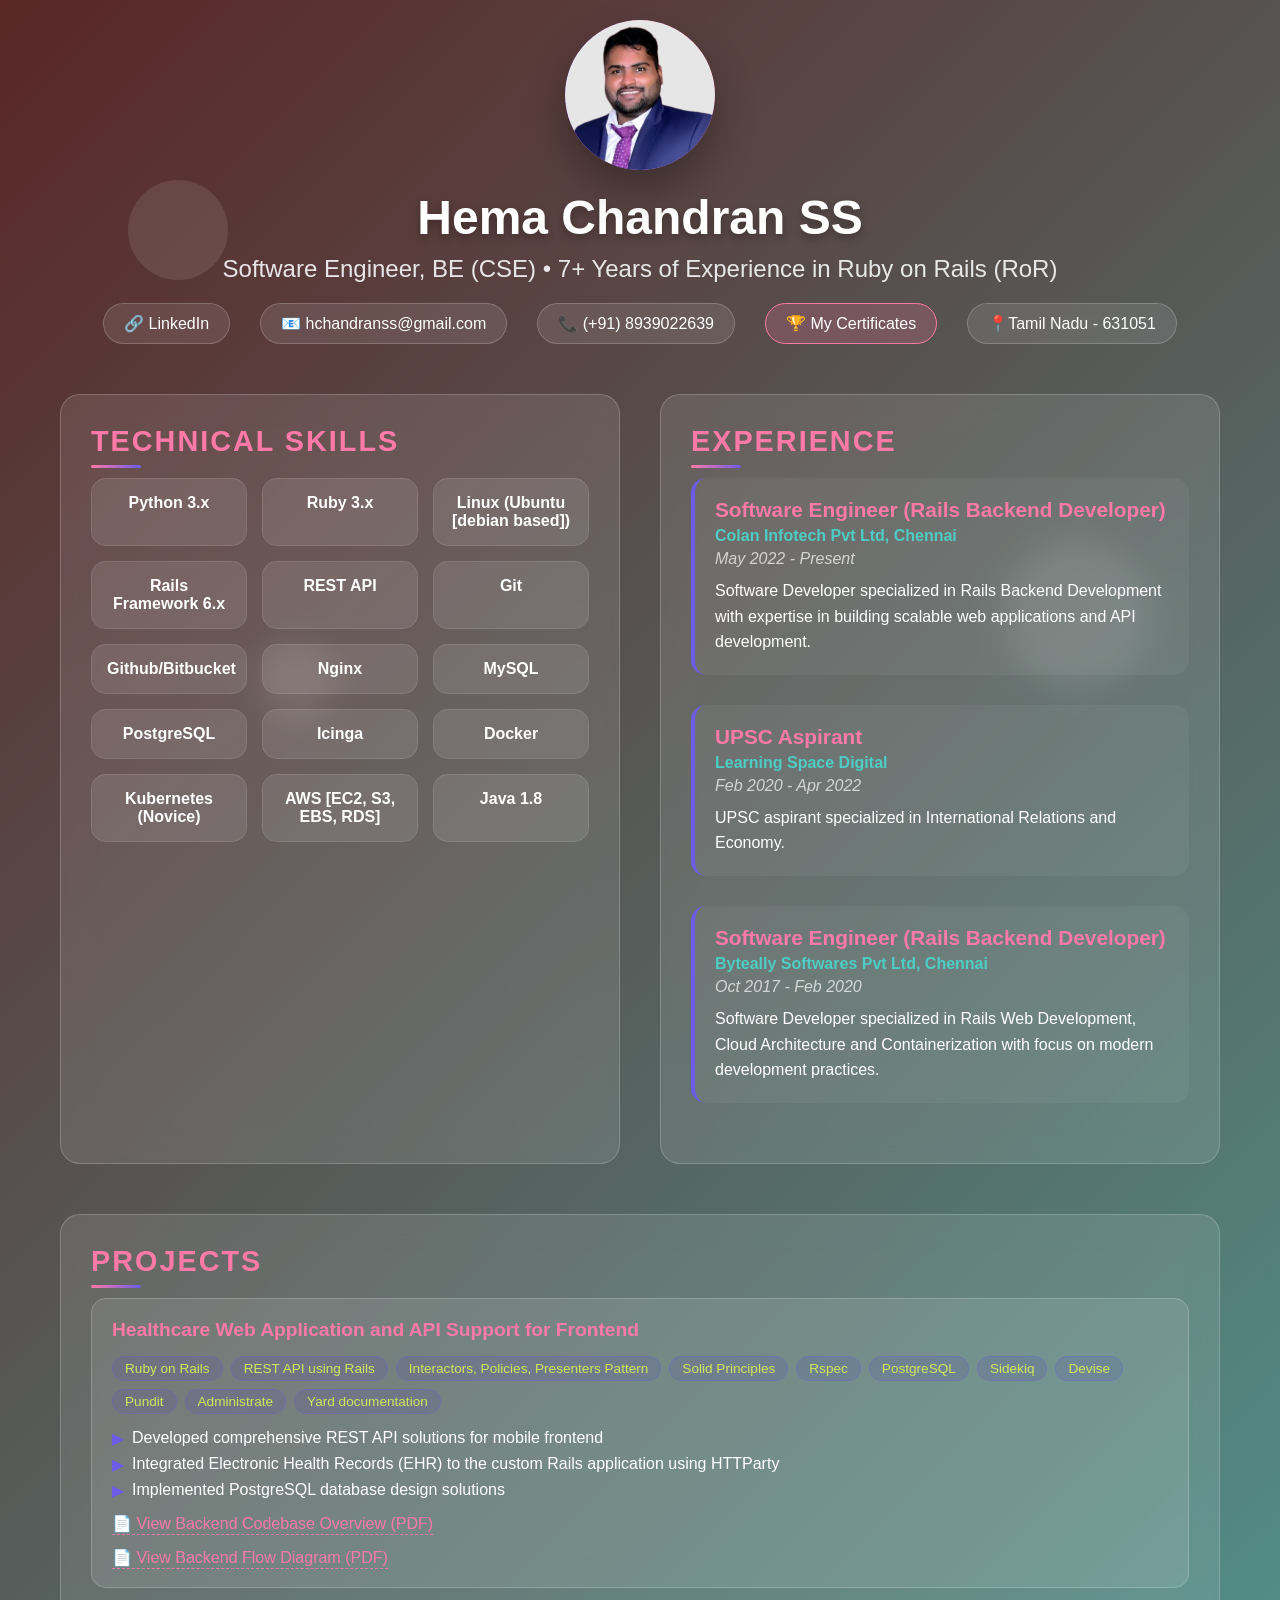
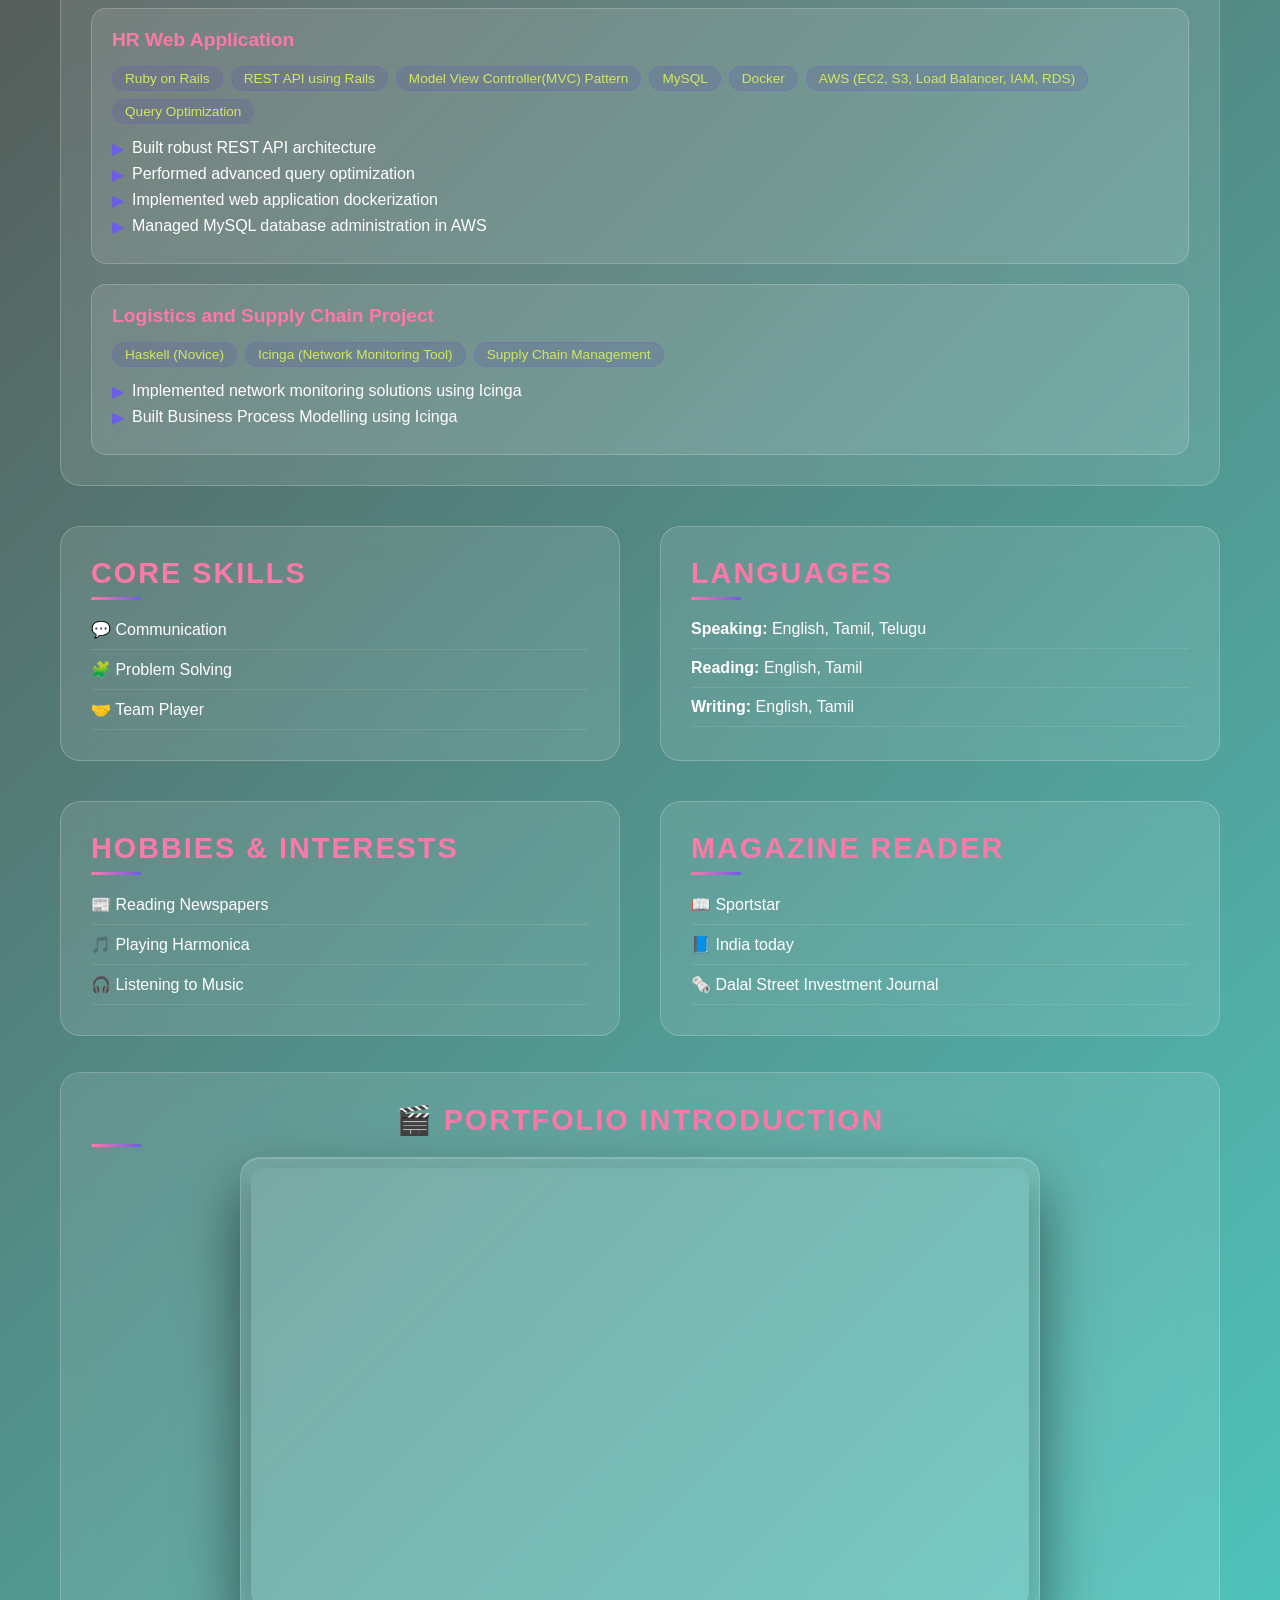
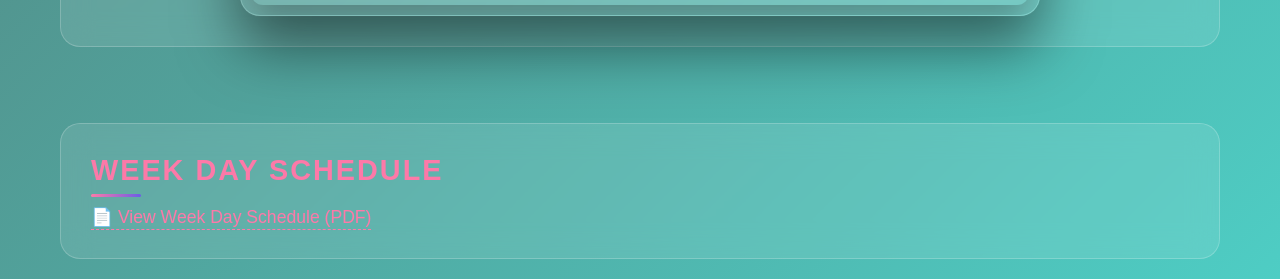
<file: index.html>
<!DOCTYPE html>
<!-- saved from url=(0057)file:///home/cipl1168/Downloads/profile/hema_profile.html -->
<html lang="en">

<head>
  <meta http-equiv="Content-Type" content="text/html; charset=UTF-8" />

  <meta name="viewport" content="width=device-width, initial-scale=1.0" />
  <title>Hema Chandran SS - Software Engineer</title>
  <style>
    * {
      margin: 0;
      padding: 0;
      box-sizing: border-box;
    }

    a:hover {
      color: #fd79a8;
      text-decoration: underline;
    }

    a {
      color: inherit;
      text-decoration: none;
    }

    body {
      font-family: "Segoe UI", Tahoma, Geneva, Verdana, sans-serif;
      background: linear-gradient(135deg, #5a2626 0%, #4ecdc4 100%);
      min-height: 100vh;
      overflow-x: hidden;
    }

    .container {
      max-width: 1200px;
      margin: 0 auto;
      padding: 20px;
    }

    .profile-header {
      text-align: center;
      margin-bottom: 50px;
      animation: fadeInDown 1s ease-out;
    }

    .profile-image {
      width: 150px;
      height: 150px;
      border-radius: 50%;
      background: linear-gradient(45deg, #6c5ce7, #fd79a8);
      margin: 0 auto 20px;
      display: flex;
      align-items: center;
      justify-content: center;
      font-size: 60px;
      color: white;
      font-weight: bold;
      box-shadow: 0 20px 40px rgba(0, 0, 0, 0.3);
      animation: pulse 2s infinite;
      overflow: hidden;
      position: relative;
      cursor: pointer;
      transition: all 0.3s ease;
    }

    .profile-image:hover {
      transform: scale(1.05);
      box-shadow: 0 25px 50px rgba(0, 0, 0, 0.4);
    }

    .profile-image img {
      width: 100%;
      height: 100%;
      object-fit: cover;
      border-radius: 50%;
    }

    .profile-image .initials {
      display: block;
    }

    .profile-image.has-image .initials {
      display: none;
    }

    .upload-hint {
      position: absolute;
      bottom: -5px;
      right: -5px;
      background: #fd79a8;
      color: white;
      border-radius: 50%;
      width: 30px;
      height: 30px;
      display: flex;
      align-items: center;
      justify-content: center;
      font-size: 16px;
      box-shadow: 0 4px 8px rgba(0, 0, 0, 0.2);
      opacity: 0;
      transition: opacity 0.3s ease;
    }

    .profile-image:hover .upload-hint {
      opacity: 1;
    }

    .name {
      font-size: 3rem;
      color: white;
      margin-bottom: 10px;
      text-shadow: 0 4px 8px rgba(0, 0, 0, 0.3);
      animation: glow 3s ease-in-out infinite alternate;
    }

    .title {
      font-size: 1.5rem;
      color: #f8f9fa;
      margin-bottom: 20px;
      opacity: 0.9;
    }

    .contact-info {
      display: flex;
      justify-content: center;
      gap: 30px;
      flex-wrap: wrap;
      margin-bottom: 20px;
    }

    .contact-item {
      color: white;
      text-decoration: none;
      padding: 10px 20px;
      background: rgba(255, 255, 255, 0.1);
      border-radius: 25px;
      backdrop-filter: blur(10px);
      transition: all 0.3s ease;
      border: 1px solid rgba(255, 255, 255, 0.2);
    }

    .contact-item:hover {
      transform: translateY(-5px);
      background: rgba(255, 255, 255, 0.2);
      box-shadow: 0 10px 25px rgba(0, 0, 0, 0.2);
    }

    .main-content {
      display: grid;
      grid-template-columns: 1fr 1fr;
      gap: 40px;
      margin-bottom: 50px;
    }

    .section {
      background: rgba(255, 255, 255, 0.1);
      backdrop-filter: blur(15px);
      border-radius: 20px;
      padding: 30px;
      border: 1px solid rgba(255, 255, 255, 0.2);
      animation: fadeInUp 1s ease-out;
      animation-fill-mode: both;
      transition: all 0.3s ease;
    }

    .section:hover {
      transform: translateY(-10px);
      box-shadow: 0 20px 40px rgba(0, 0, 0, 0.2);
    }

    .section h2 {
      color: #fd79a8;
      font-size: 1.8rem;
      margin-bottom: 20px;
      text-transform: uppercase;
      letter-spacing: 2px;
      position: relative;
      animation: slideInLeft 1s ease-out;
    }

    .section h2::after {
      content: "";
      position: absolute;
      bottom: -10px;
      left: 0;
      width: 50px;
      height: 3px;
      background: linear-gradient(90deg, #fd79a8, #6c5ce7);
      border-radius: 2px;
      animation: expandWidth 1s ease-out 0.5s both;
    }

    .skills-grid {
      display: grid;
      grid-template-columns: repeat(auto-fit, minmax(150px, 1fr));
      gap: 15px;
    }

    .skill-item {
      background: rgba(255, 255, 255, 0.1);
      padding: 15px;
      border-radius: 15px;
      text-align: center;
      color: white;
      font-weight: 600;
      transition: all 0.3s ease;
      border: 1px solid rgba(255, 255, 255, 0.1);
      animation: popIn 0.5s ease-out;
      animation-fill-mode: both;
    }

    .skill-item:hover {
      transform: scale(1.05);
      background: rgba(255, 255, 255, 0.2);
      box-shadow: 0 10px 20px rgba(0, 0, 0, 0.2);
    }

    .experience-item {
      margin-bottom: 30px;
      padding: 20px;
      background: rgba(255, 255, 255, 0.05);
      border-radius: 15px;
      border-left: 4px solid #6c5ce7;
      animation: slideInRight 1s ease-out;
      animation-fill-mode: both;
    }

    .experience-item h3 {
      color: #fd79a8;
      font-size: 1.3rem;
      margin-bottom: 5px;
    }

    .experience-item .company {
      color: #4ecdc4;
      font-weight: 600;
      margin-bottom: 5px;
    }

    .experience-item .duration {
      color: rgba(255, 255, 255, 0.7);
      font-style: italic;
      margin-bottom: 10px;
    }

    .experience-item .description {
      color: white;
      line-height: 1.6;
    }

    .projects-grid {
      display: grid;
      gap: 20px;
    }

    .project-card {
      background: rgba(255, 255, 255, 0.1);
      padding: 20px;
      border-radius: 15px;
      border: 1px solid rgba(255, 255, 255, 0.2);
      transition: all 0.3s ease;
      animation: fadeIn 1s ease-out;
      animation-fill-mode: both;
    }

    .project-card:hover {
      transform: translateX(10px);
      background: rgba(255, 255, 255, 0.15);
    }

    .project-card h3 {
      color: #fd79a8;
      margin-bottom: 15px;
      font-size: 1.2rem;
    }

    .project-card ul {
      list-style: none;
      color: white;
    }

    .project-card li {
      margin-bottom: 8px;
      padding-left: 20px;
      position: relative;
    }

    .project-card li::before {
      content: "▶";
      position: absolute;
      left: 0;
      color: #6c5ce7;
      animation: blink 2s infinite;
    }

    .hobbies-languages {
      display: grid;
      grid-template-columns: 1fr 1fr;
      gap: 40px;
      margin-top: 40px;
    }

    .hobby-item,
    .language-item {
      color: white;
      padding: 10px 0;
      border-bottom: 1px solid rgba(255, 255, 255, 0.1);
      animation: fadeInUp 1s ease-out;
      animation-fill-mode: both;
    }

    .floating-elements {
      position: fixed;
      top: 0;
      left: 0;
      width: 100%;
      height: 100%;
      pointer-events: none;
      z-index: -1;
    }

    .floating-circle {
      position: absolute;
      border-radius: 50%;
      background: rgba(255, 255, 255, 0.1);
      animation: float 6s ease-in-out infinite;
    }

    .floating-circle:nth-child(1) {
      width: 100px;
      height: 100px;
      top: 20%;
      left: 10%;
      animation-delay: 0s;
    }

    .floating-circle:nth-child(2) {
      width: 150px;
      height: 150px;
      top: 60%;
      right: 10%;
      animation-delay: 2s;
    }

    .floating-circle:nth-child(3) {
      width: 80px;
      height: 80px;
      bottom: 20%;
      left: 20%;
      animation-delay: 4s;
    }

    @keyframes fadeInDown {
      from {
        opacity: 0;
        transform: translateY(-50px);
      }

      to {
        opacity: 1;
        transform: translateY(0);
      }
    }

    @keyframes fadeInUp {
      from {
        opacity: 0;
        transform: translateY(50px);
      }

      to {
        opacity: 1;
        transform: translateY(0);
      }
    }

    @keyframes slideInLeft {
      from {
        opacity: 0;
        transform: translateX(-50px);
      }

      to {
        opacity: 1;
        transform: translateX(0);
      }
    }

    @keyframes slideInRight {
      from {
        opacity: 0;
        transform: translateX(50px);
      }

      to {
        opacity: 1;
        transform: translateX(0);
      }
    }

    @keyframes pulse {
      0% {
        transform: scale(1);
      }

      50% {
        transform: scale(1.05);
      }

      100% {
        transform: scale(1);
      }
    }

    @keyframes glow {
      from {
        text-shadow: 0 4px 8px rgba(0, 0, 0, 0.3);
      }

      to {
        text-shadow: 0 4px 20px rgba(255, 255, 255, 0.5);
      }
    }

    @keyframes expandWidth {
      from {
        width: 0;
      }

      to {
        width: 50px;
      }
    }

    @keyframes popIn {
      from {
        opacity: 0;
        transform: scale(0.8);
      }

      to {
        opacity: 1;
        transform: scale(1);
      }
    }

    @keyframes fadeIn {
      from {
        opacity: 0;
      }

      to {
        opacity: 1;
      }
    }

    @keyframes float {

      0%,
      100% {
        transform: translateY(0px);
      }

      50% {
        transform: translateY(-20px);
      }
    }

    @keyframes blink {

      0%,
      50% {
        opacity: 1;
      }

      51%,
      100% {
        opacity: 0.5;
      }
    }

    @media (max-width: 768px) {
      .main-content {
        grid-template-columns: 1fr;
      }

      .hobbies-languages {
        grid-template-columns: 1fr;
      }

      .name {
        font-size: 2rem;
      }

      .contact-info {
        flex-direction: column;
        align-items: center;
      }
    }

    .section:nth-child(1) {
      animation-delay: 0.2s;
    }

    .section:nth-child(2) {
      animation-delay: 0.4s;
    }

    .section:nth-child(3) {
      animation-delay: 0.6s;
    }

    .section:nth-child(4) {
      animation-delay: 0.8s;
    }

    .skill-item:nth-child(1) {
      animation-delay: 0.1s;
    }

    .skill-item:nth-child(2) {
      animation-delay: 0.2s;
    }

    .skill-item:nth-child(3) {
      animation-delay: 0.3s;
    }

    .skill-item:nth-child(4) {
      animation-delay: 0.4s;
    }

    .skill-item:nth-child(5) {
      animation-delay: 0.5s;
    }

    .skill-item:nth-child(6) {
      animation-delay: 0.6s;
    }

    .skill-item:nth-child(7) {
      animation-delay: 0.7s;
    }

    .skill-item:nth-child(8) {
      animation-delay: 0.8s;
    }

    .skill-item:nth-child(9) {
      animation-delay: 0.9s;
    }

    .experience-item:nth-child(1) {
      animation-delay: 0.3s;
    }

    .experience-item:nth-child(2) {
      animation-delay: 0.6s;
    }

    .project-card:nth-child(1) {
      animation-delay: 0.2s;
    }

    .project-card:nth-child(2) {
      animation-delay: 0.4s;
    }

    .project-card:nth-child(3) {
      animation-delay: 0.6s;
    }

    .tech-stack {
      display: flex;
      flex-wrap: wrap;
      gap: 8px;
      margin-bottom: 15px;
    }

    .tech-tag {
      background: rgba(93, 83, 168, 0.2);
      color: #d2e75c;
      padding: 4px 12px;
      border-radius: 20px;
      font-size: 0.85rem;
      font-weight: 500;
      border: 1px solid rgba(108, 92, 231, 0.3);
      transition: all 0.3s ease;
    }

    .tech-tag:hover {
      background: rgba(108, 92, 231, 0.3);
      transform: translateY(-2px);
      box-shadow: 0 4px 8px rgba(108, 92, 231, 0.2);
    }

    .video-section {
      margin-bottom: 40px;
      animation: fadeInUp 1s ease-out 0.3s both;
    }

    .video-section h2 {
      color: #fd79a8;
      font-size: 1.8rem;
      margin-bottom: 20px;
      text-transform: uppercase;
      letter-spacing: 2px;
      text-align: center;
      position: relative;
    }

    .video-section h2::after {
      content: "";
      display: block;
      width: 80px;
      height: 3px;
      background: linear-gradient(90deg, #fd79a8, #6c5ce7);
      border-radius: 2px;
      margin: 10px auto 0;
    }

    .video-container {
      position: relative;
      max-width: 800px;
      margin: 0 auto;
      border-radius: 20px;
      overflow: hidden;
      padding: 10px;
      background: rgba(255, 255, 255, 0.05);
      backdrop-filter: blur(10px);
      border: 1px solid rgba(255, 255, 255, 0.1);
      box-shadow: 0 30px 60px rgba(0, 0, 0, 0.5), inset 0 1px 0 rgba(255, 255, 255, 0.2);
      transition: transform 0.4s cubic-bezier(0.175, 0.885, 0.32, 1.275), box-shadow 0.4s ease;
    }

    .video-container:hover {
      transform: translateY(-5px) scale(1.02);
      box-shadow: 0 40px 80px rgba(108, 92, 231, 0.4), inset 0 1px 0 rgba(255, 255, 255, 0.3);
      border-color: rgba(253, 121, 168, 0.3);
    }

    .video-wrapper {
      position: relative;
      padding-bottom: 56.25%;
      /* 16:9 Aspect Ratio */
      height: 0;
      border-radius: 12px;
      overflow: hidden;
      box-shadow: 0 15px 35px rgba(0, 0, 0, 0.3);
    }

    .video-wrapper iframe {
      position: absolute;
      top: 0;
      left: 0;
      width: 100%;
      height: 100%;
      border: none;
      border-radius: 12px;
    }
  </style>
</head>

<body>
  <div class="floating-elements">
    <div class="floating-circle"></div>
    <div class="floating-circle"></div>
    <div class="floating-circle"></div>
  </div>

  <div class="container">
    <header class="profile-header">
      <div class="profile-image" id="profileImage">
        <img src="./images/profile-picture.png" />
      </div>
      <h1 class="name">Hema Chandran SS</h1>
      <p class="title">
        Software Engineer, BE (CSE) • 7+ Years of Experience in Ruby on Rails (RoR)
      </p>
      <div class="contact-info">
        <a href="http://www.linkedin.com/in/hemachandran-ss-1489021ab" class="contact-item" target="_blank">🔗
          LinkedIn</a>
        <a href="mailto:hchandranss@gmail.com" class="contact-item">📧 hchandranss@gmail.com</a>
        <a href="tel:+918939022639" class="contact-item">📞 (+91) 8939022639</a>
        <a href="certificates.html" class="contact-item"
          style="background: rgba(253, 121, 168, 0.2); border-color: #fd79a8;">🏆 My Certificates</a>
        <span class="contact-item">📍Tamil Nadu - 631051</span>
      </div>
    </header>


    <div class="main-content">
      <section class="section">
        <h2>Technical Skills</h2>
        <div class="skills-grid">
          <div class="skill-item"><a href="https://hemachandranss.github.io/Python-Sessions/index.html#pp"
              target="_blank">Python 3.x</a></div>
          <div class="skill-item"><a href="https://github.com/HemachandranSS/ruby" target="_blank">Ruby 3.x</a></div>
          <div class="skill-item"><a href="https://github.com/HemachandranSS/Linux-Distros" target="_blank">Linux
              (Ubuntu [debian based])</a></div>
          <div class="skill-item">Rails Framework 6.x</div>
          <div class="skill-item">REST API</div>
          <div class="skill-item">Git</div>
          <div class="skill-item">Github/Bitbucket</div>
          <div class="skill-item">Nginx</div>
          <div class="skill-item">MySQL</div>
          <div class="skill-item">PostgreSQL</div>
          <div class="skill-item"><a href="https://github.com/HemachandranSS/Icinga" target="_blank">Icinga</a></div>
          <div class="skill-item">Docker</div>
          <div class="skill-item"><a href="./pdfs/kubernetes_presentation.pdf" target="_blank">Kubernetes (Novice)</a>
          </div>
          <div class="skill-item">AWS [EC2, S3, EBS, RDS]</div>
          <div class="skill-item"><a
              href="https://www.dropbox.com/scl/fo/focban3fz0x8g2gng0lui/AMjyoSgTXYgGPMo3RAjEo2U?rlkey=egyi6rxne81c7vh4n19upaxnk&e=2&st=7f7ds39r&dl=0"
              target="_blank">Java 1.8</a></div>
        </div>
      </section>

      <section class="section">
        <h2>Experience</h2>
        <div class="experience-item">
          <h3>Software Engineer (Rails Backend Developer)</h3>
          <div class="company">
            <a href="https://colaninfotech.com/" target="_blank">Colan Infotech Pvt Ltd, Chennai</a>
          </div>
          <div class="duration">May 2022 - Present</div>
          <div class="description">
            Software Developer specialized in Rails Backend Development with
            expertise in building scalable web applications and API
            development.
          </div>
        </div>
        <div class="experience-item">
          <h3>UPSC Aspirant</h3>
          <div class="company">
            <a href="https://drive.google.com/drive/folders/1isT-TJpQ8eeaMbeCf27k-1C-NCwIpR0S" target="_blank">Learning
              Space Digital</a>
          </div>
          <div class="duration">Feb 2020 - Apr 2022</div>
          <div class="description">
            UPSC aspirant specialized in International Relations and Economy.
          </div>
        </div>
        <div class="experience-item">
          <h3>Software Engineer (Rails Backend Developer)</h3>
          <div class="company">
            <a href="https://byteally.com/" target="_blank">Byteally Softwares Pvt Ltd, Chennai</a>
          </div>
          <div class="duration">Oct 2017 - Feb 2020</div>
          <div class="description">
            Software Developer specialized in Rails Web Development, Cloud
            Architecture and Containerization with focus on modern development
            practices.
          </div>
        </div>
      </section>
    </div>

    <section class="section">
      <h2>Projects</h2>
      <div class="projects-grid">
        <div class="project-card">
          <h3>Healthcare Web Application and API Support for Frontend</h3>
          <div class="tech-stack">
            <span class="tech-tag">Ruby on Rails</span>
            <span class="tech-tag">REST API using Rails</span>
            <span class="tech-tag">Interactors, Policies, Presenters Pattern</span>
            <span class="tech-tag">Solid Principles</span>
            <span class="tech-tag">Rspec</span>
            <span class="tech-tag">PostgreSQL</span>
            <span class="tech-tag">Sidekiq</span>
            <span class="tech-tag">Devise</span>
            <span class="tech-tag">Pundit</span>
            <span class="tech-tag">Administrate</span>
            <span class="tech-tag">Yard documentation</span>
          </div>
          <ul>
            <li>
              Developed comprehensive REST API solutions for mobile frontend
            </li>
            <li>
              Integrated Electronic Health Records (EHR) to the custom Rails
              application using HTTParty
            </li>
            <li>Implemented PostgreSQL database design solutions</li>
          </ul>
          <div style="margin-top: 15px;">
            <a href="./pdfs/Backend_Codebase_Overview.pdf" target="_blank"
              style="color: #fd79a8; text-decoration: none; border-bottom: 1px dashed #fd79a8; padding-bottom: 2px;">
              📄 View Backend Codebase Overview (PDF)
            </a>
          </div>
          <div style="margin-top: 15px;">
            <a href="./pdfs/mg_backend_pdf.pdf" target="_blank"
              style="color: #fd79a8; text-decoration: none; border-bottom: 1px dashed #fd79a8; padding-bottom: 2px;">
              📄 View Backend Flow Diagram (PDF)
            </a>
          </div>
        </div>
        <div class="project-card">
          <h3>HR Web Application</h3>
          <div class="tech-stack">
            <span class="tech-tag">Ruby on Rails</span>
            <span class="tech-tag">REST API using Rails</span>
            <span class="tech-tag">Model View Controller(MVC) Pattern</span>
            <span class="tech-tag">MySQL</span>
            <span class="tech-tag">Docker</span>
            <span class="tech-tag">AWS (EC2, S3, Load Balancer, IAM, RDS)</span>
            <span class="tech-tag">Query Optimization</span>
          </div>
          <ul>
            <li>Built robust REST API architecture</li>
            <li>Performed advanced query optimization</li>
            <li>Implemented web application dockerization</li>
            <li>Managed MySQL database administration in AWS</li>
          </ul>
        </div>
        <div class="project-card">
          <h3>Logistics and Supply Chain Project</h3>
          <div class="tech-stack">
            <span class="tech-tag">Haskell (Novice)</span>
            <span class="tech-tag">Icinga (Network Monitoring Tool)</span>
            <span class="tech-tag">Supply Chain Management</span>
          </div>
          <ul>
            <li>Implemented network monitoring solutions using Icinga</li>
            <li>Built Business Process Modelling using Icinga</li>
          </ul>
        </div>
      </div>
    </section>
    <div class="hobbies-languages">
      <section class="section">
        <h2>Core Skills</h2>
        <div class="hobby-item">💬 Communication</div>
        <div class="hobby-item">🧩 Problem Solving</div>
        <div class="hobby-item">🤝 Team Player</div>
      </section>

      <section class="section">
        <h2>Languages</h2>
        <div class="language-item">
          <strong>Speaking:</strong> English, Tamil, Telugu
        </div>
        <div class="language-item">
          <strong>Reading:</strong> English, Tamil
        </div>
        <div class="language-item">
          <strong>Writing:</strong> English, Tamil
        </div>
      </section>
    </div>
    <div class="hobbies-languages">
      <section class="section">
        <h2>Hobbies &amp; Interests</h2>
        <div class="hobby-item"><a
            href="https://github.com/HemachandranSS/NewspapersAndInvestments/tree/main/01-Newspapers/2026"
            target="_blank">📰 Reading
            Newspapers</a></div>
        <div class="hobby-item"><a href="https://bitbucket.org/hchandranss/harmonica/src/master/" target="_blank">🎵
            Playing Harmonica</a></div>
        <div class="hobby-item"><a href="https://music.youtube.com/watch?v=hDYjPoNtUbI&si=3Swz6KyPCr4FO5PN"
            target="_blank">🎧 Listening to Music</a></div>
      </section>
      <section class="section">
        <h2>Magazine Reader</h2>
        <div class="hobby-item">
          <a href="https://github.com/HemachandranSS/Sportstar-Magazine" target="_blank">📖 Sportstar</a>
        </div>
        <div class="hobby-item">
          <a href="https://github.com/HemachandranSS/India-Today" target="_blank">📘 India today</a>
        </div>
        <div class="hobby-item">
          <a href="https://github.com/HemachandranSS/NewspapersAndInvestments/tree/main/02-Investments/Magazines/Dalal%20Street%20Investment%20Journal/2026"
            target="_blank">🗞️
            Dalal Street Investment Journal</a>
        </div>
      </section>
    </div>
    <br>
    <br>
    <!-- Portfolio Introduction Video -->
    <div class="video-section section">
      <h2>🎬 Portfolio Introduction</h2>
      <div class="video-container">
        <div class="video-wrapper">
          <iframe src="https://www.youtube.com/embed/vkCOkMBxbsY?rel=0&showinfo=0&modestbranding=1"
            title="Portfolio Introduction"
            allow="accelerometer; autoplay; clipboard-write; encrypted-media; gyroscope; picture-in-picture; web-share"
            allowfullscreen>
          </iframe>
        </div>
      </div>
    </div>
    <br>
    <br>
    <section class="section">
      <h2>Week Day Schedule</h2>
      <div style="margin-top: 15px;">
        <a href="./Schedules/weekday_schedule.pdf" target="_blank"
          style="color: #fd79a8; text-decoration: none; border-bottom: 1px dashed #fd79a8; padding-bottom: 2px; font-size: 1.1rem;">
          📄 View Week Day Schedule (PDF)
        </a>
      </div>
    </section>
  </div>

  <script>
    const profileImage = document.getElementById("profileImage");
    const imageInput = document.getElementById("imageInput");

    if (profileImage && imageInput) {
      profileImage.addEventListener("click", () => {
        imageInput.click();
      });

      imageInput.addEventListener("change", (event) => {
        const file = event.target.files[0];
        if (file) {
          const reader = new FileReader();
          reader.onload = (e) => {
            const img = document.createElement("img");
            img.src = e.target.result;
            img.alt = "Profile Picture";

            // Remove existing image if any
            const existingImg = profileImage.querySelector("img");
            if (existingImg) {
              existingImg.remove();
            }

            profileImage.appendChild(img);
            profileImage.classList.add("has-image");
          };
          reader.readAsDataURL(file);
        }
      });
    }

    // Scroll Reveal Animation
    const observerOptions = {
      threshold: 0.1
    };

    const observer = new IntersectionObserver((entries) => {
      entries.forEach(entry => {
        if (entry.isIntersecting) {
          entry.target.style.opacity = '1';
          entry.target.style.transform = 'translateY(0)';
        }
      });
    }, observerOptions);

    document.querySelectorAll('.section, .project-card, .experience-item').forEach((el, index) => {
      el.style.opacity = '0';
      el.style.transform = 'translateY(30px)';
      el.style.transition = 'all 0.6s cubic-bezier(0.175, 0.885, 0.32, 1.275)';
      observer.observe(el);
    });
  </script>
</body>

</html>
</file>
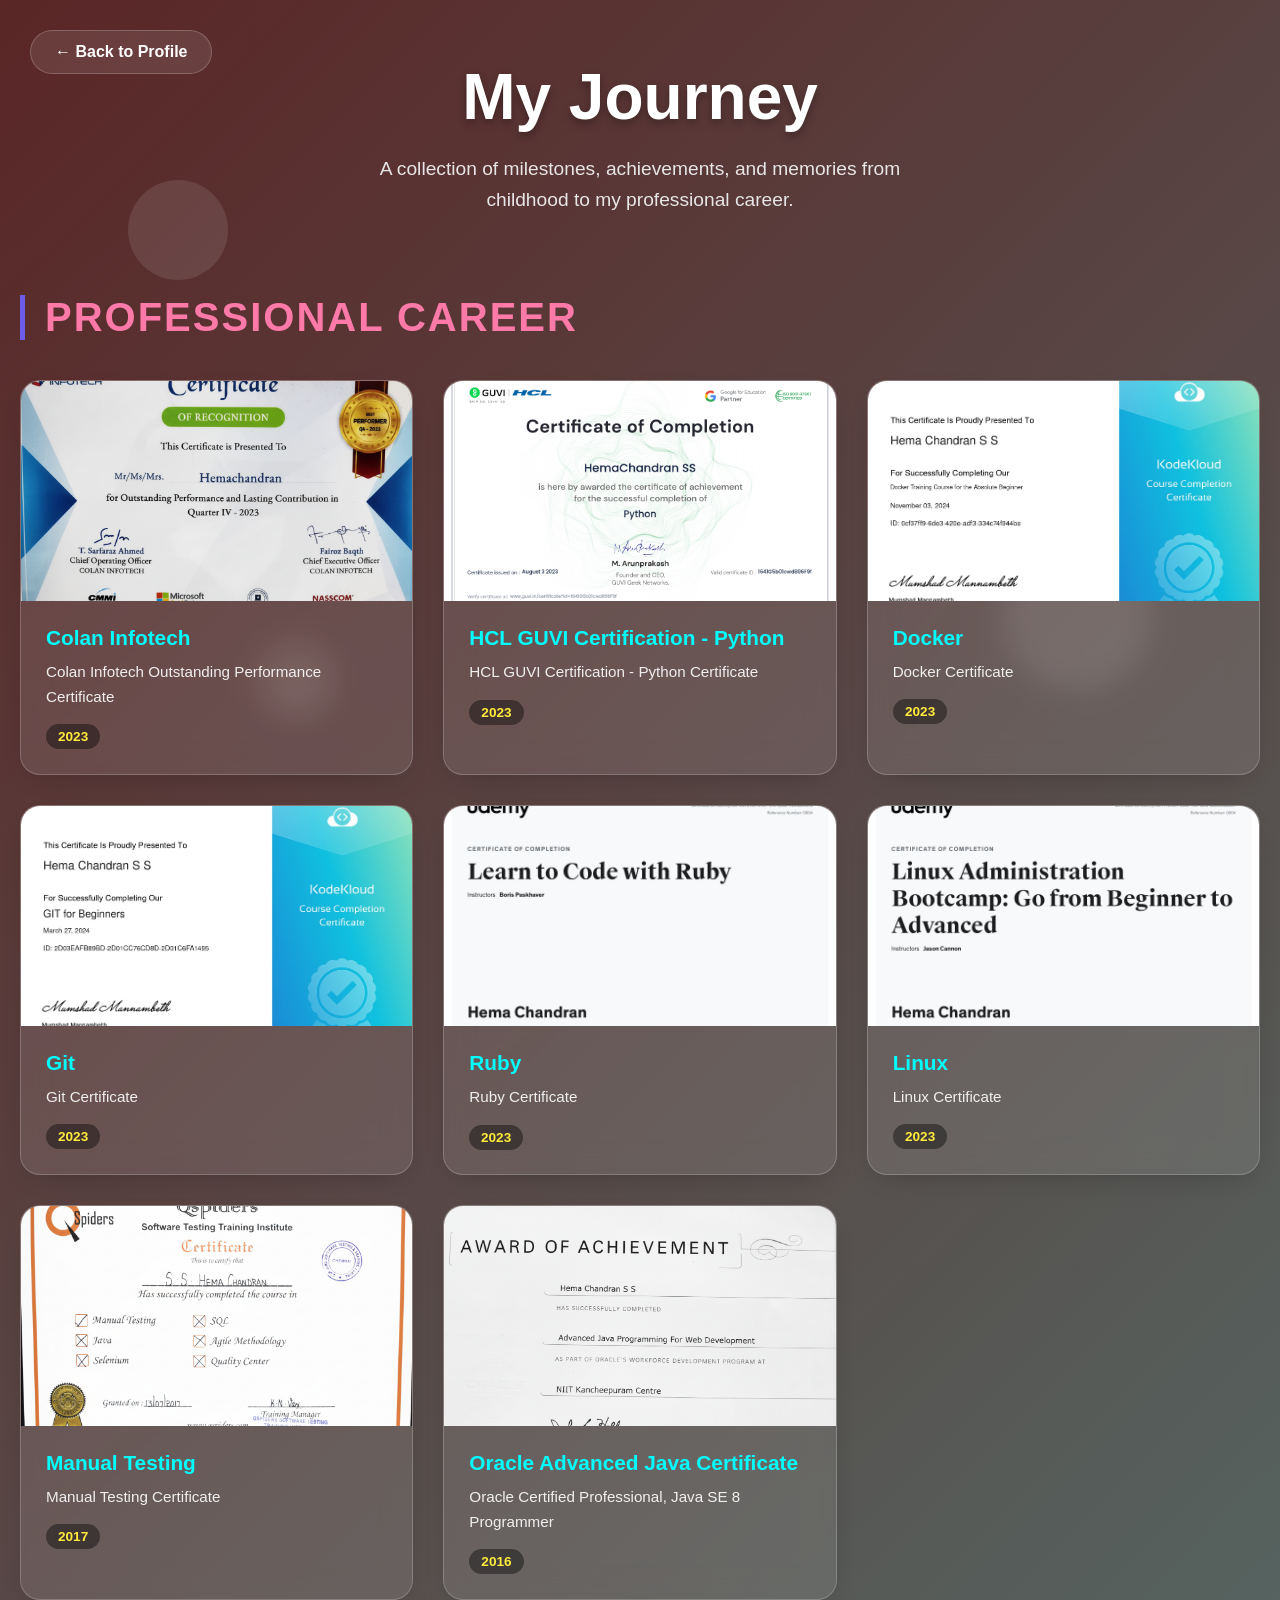
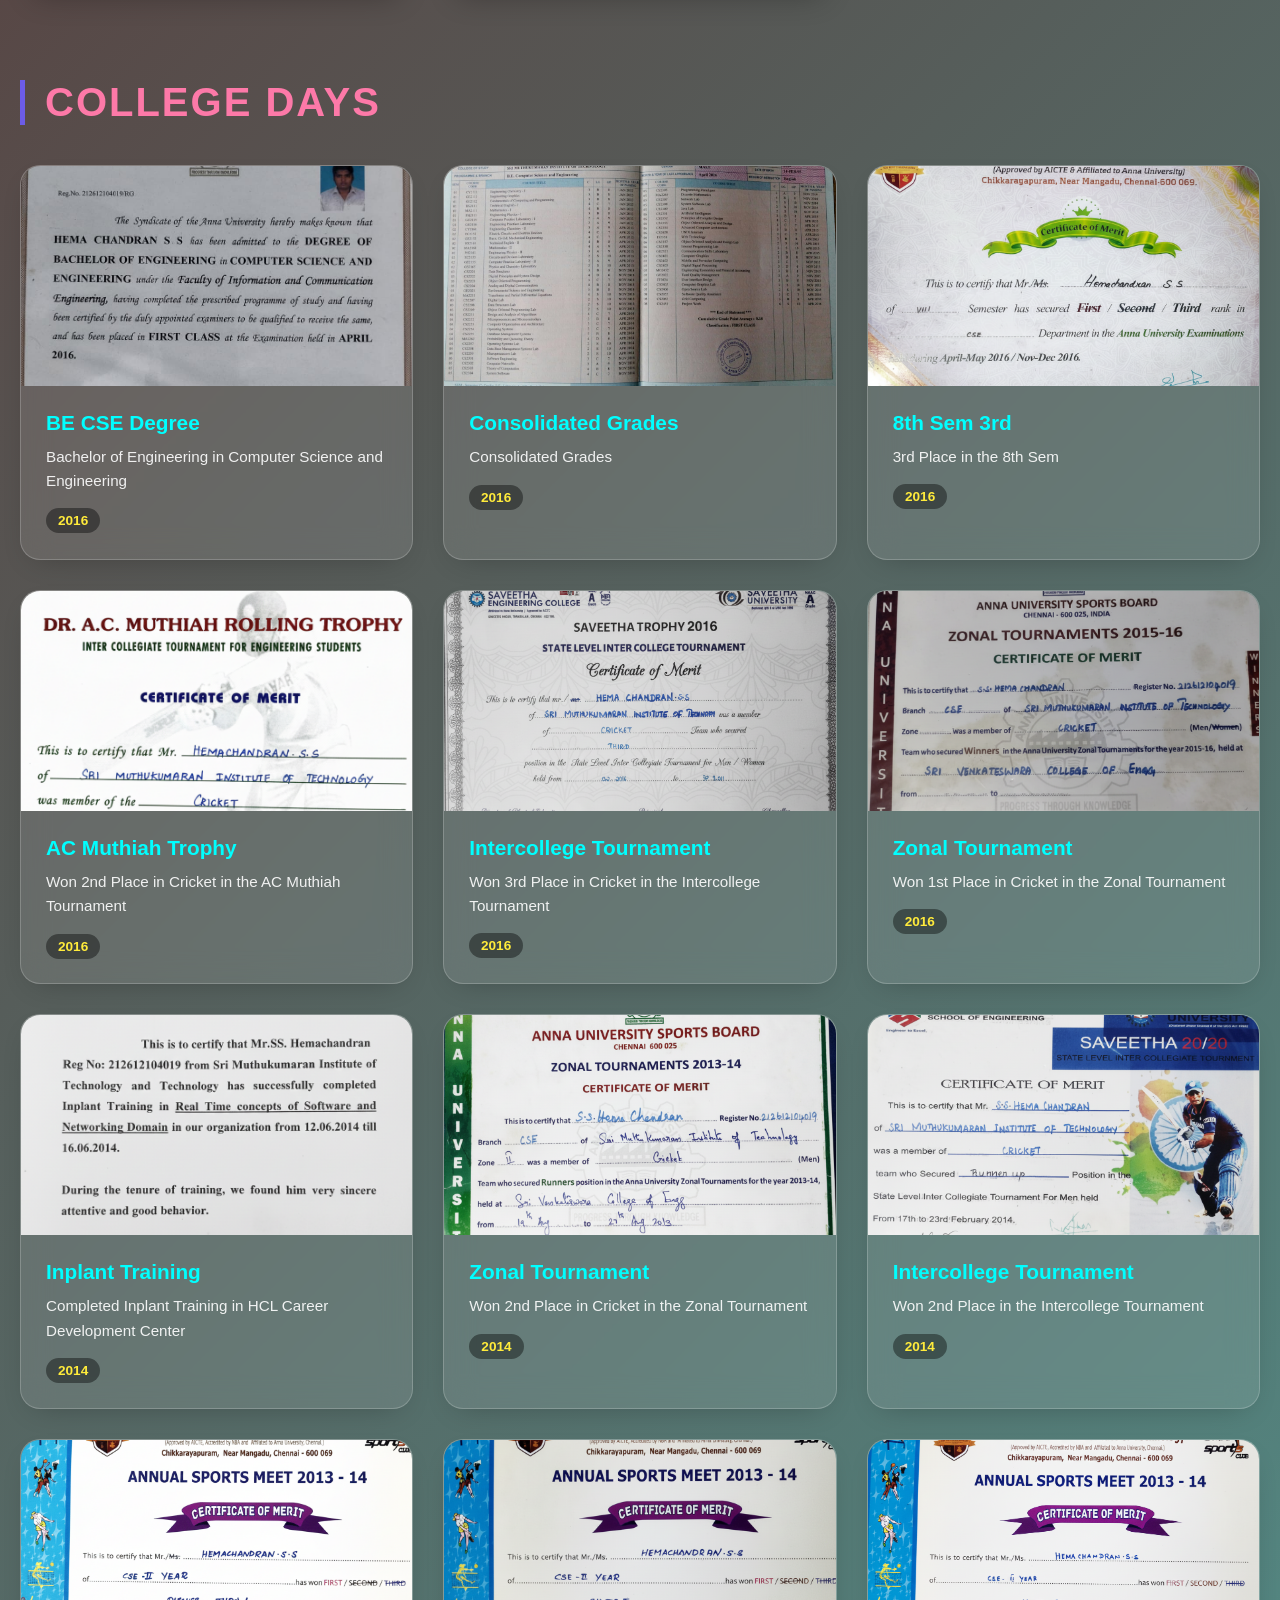
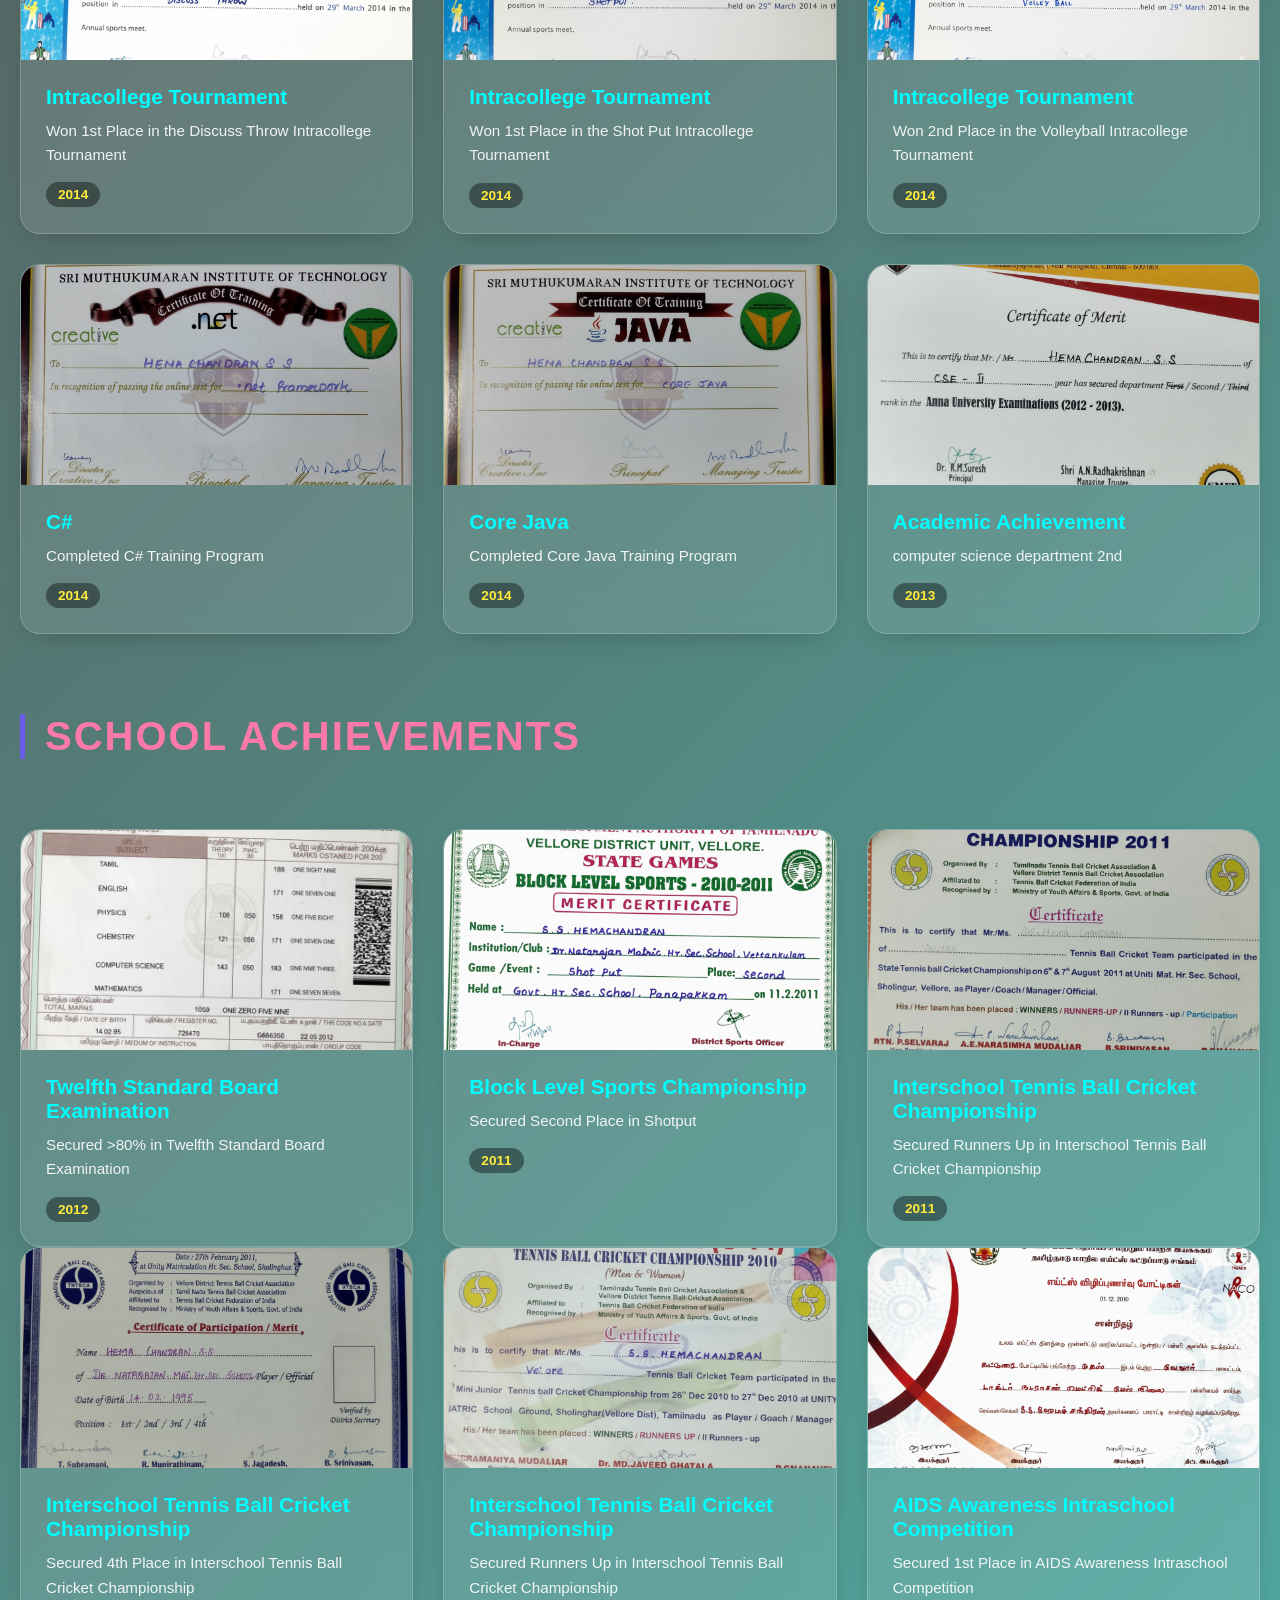
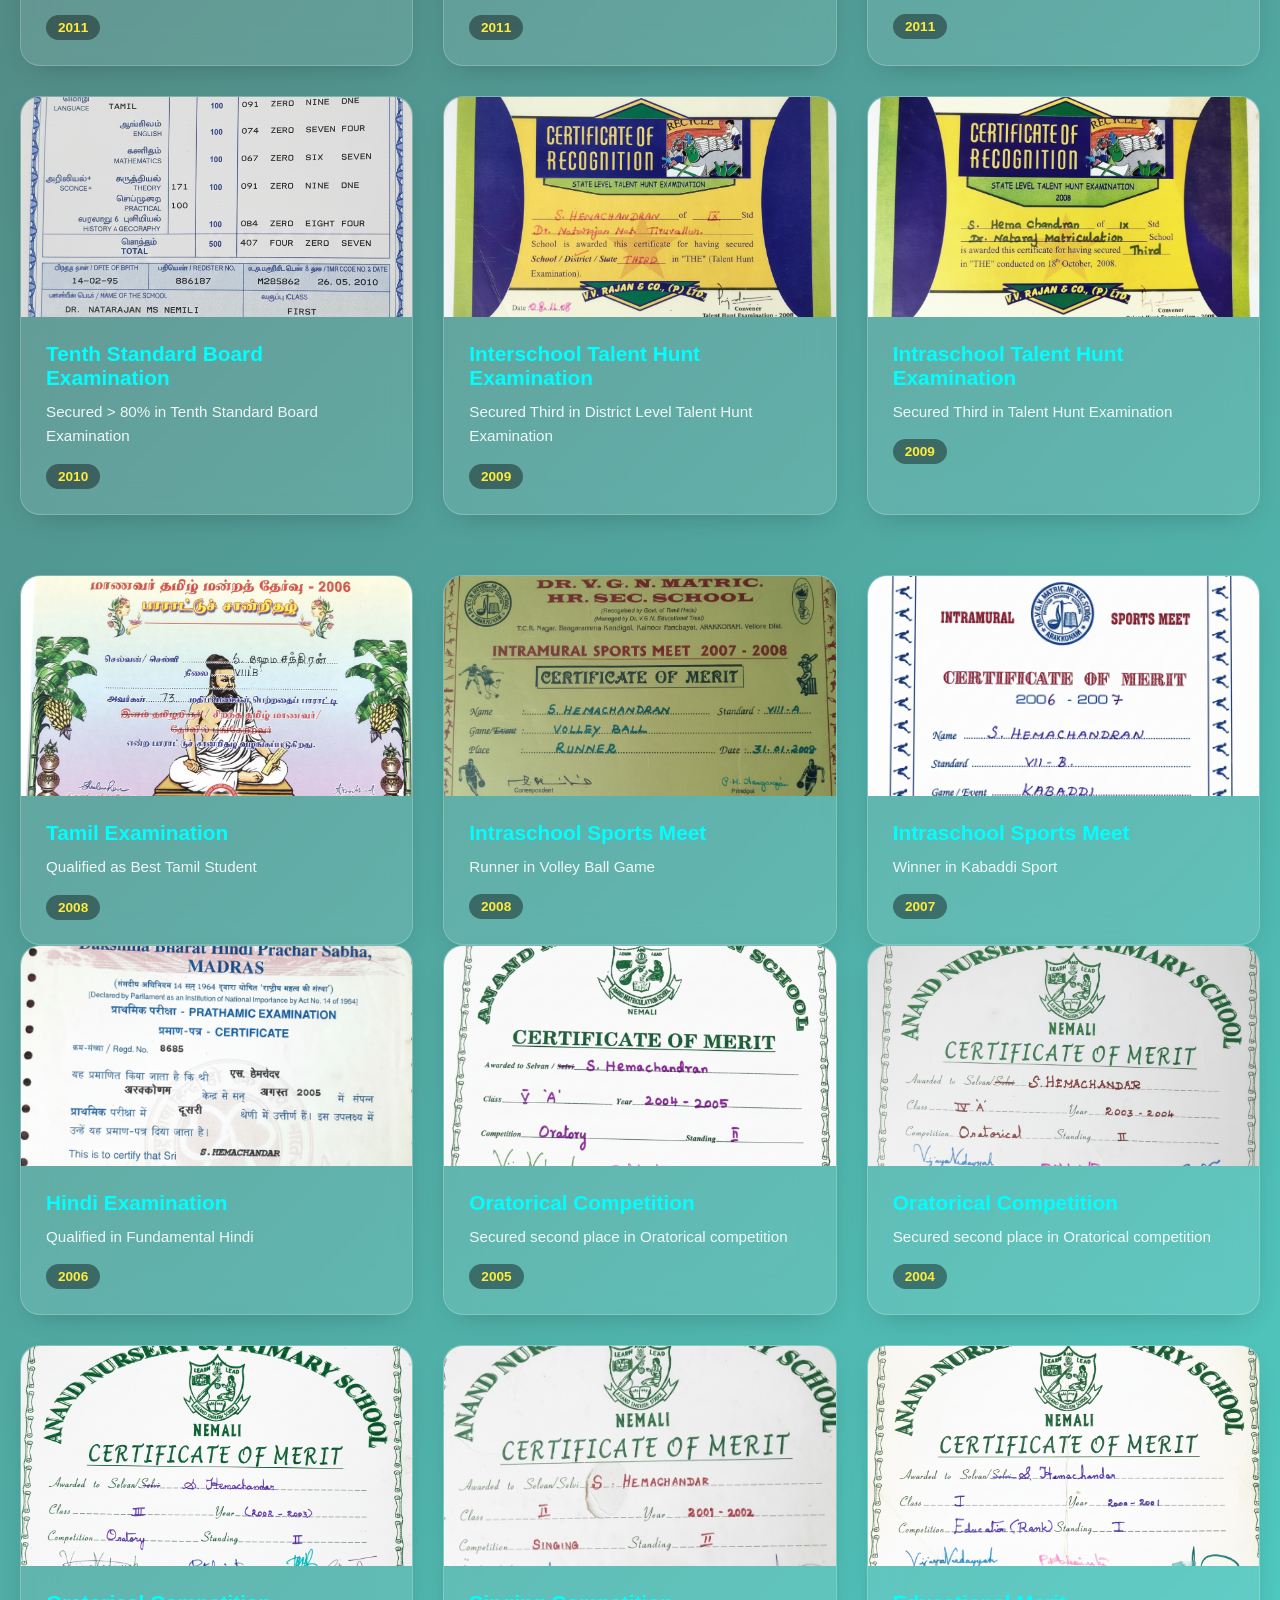
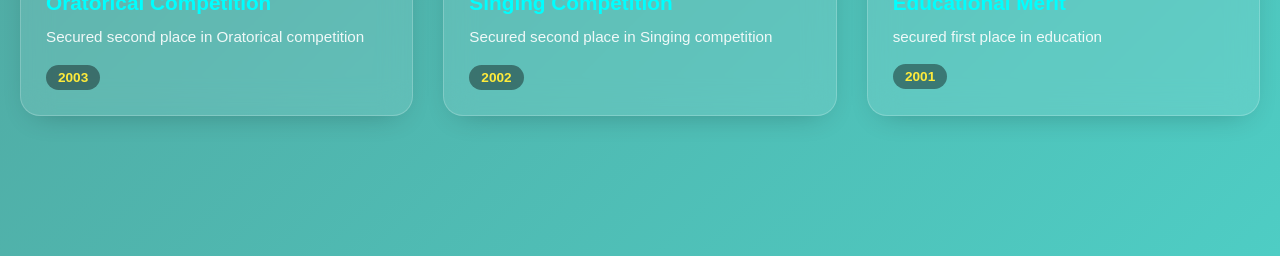
<file: certificates.html>
<!DOCTYPE html>
<html lang="en">

<head>
    <meta charset="UTF-8">
    <meta name="viewport" content="width=device-width, initial-scale=1.0">
    <title>My Journey - Certificates & Achievements</title>
    <style>
        * {
            margin: 0;
            padding: 0;
            box-sizing: border-box;
        }

        body {
            font-family: "Segoe UI", Tahoma, Geneva, Verdana, sans-serif;
            background: linear-gradient(135deg, #5a2626 0%, #4ecdc4 100%);
            min-height: 100vh;
            overflow-x: hidden;
            color: white;
        }

        .container {
            max-width: 1400px;
            margin: 0 auto;
            padding: 60px 20px;
        }

        /* Header */
        header {
            text-align: center;
            margin-bottom: 80px;
            animation: fadeInDown 1s ease-out;
        }

        h1 {
            font-size: 4rem;
            font-weight: 800;
            color: white;
            margin-bottom: 20px;
            text-shadow: 0 4px 8px rgba(0, 0, 0, 0.3);
            animation: glow 3s ease-in-out infinite alternate;
        }

        .subtitle {
            font-size: 1.2rem;
            color: #f8f9fa;
            max-width: 600px;
            margin: 0 auto;
            line-height: 1.6;
            opacity: 0.9;
        }

        /* Navigation */
        .nav-back {
            position: fixed;
            top: 30px;
            left: 30px;
            padding: 12px 24px;
            background: rgba(255, 255, 255, 0.1);
            backdrop-filter: blur(10px);
            border: 1px solid rgba(255, 255, 255, 0.2);
            border-radius: 25px;
            color: white;
            text-decoration: none;
            font-weight: 600;
            transition: all 0.3s ease;
            z-index: 100;
            display: flex;
            align-items: center;
            gap: 10px;
        }

        .nav-back:hover {
            transform: translateY(-5px);
            background: rgba(255, 255, 255, 0.2);
            box-shadow: 0 10px 25px rgba(0, 0, 0, 0.2);
        }

        /* Timeline/Sections */
        .timeline-section {
            margin-bottom: 80px;
        }

        .section-title {
            font-size: 2.5rem;
            margin-bottom: 40px;
            display: flex;
            align-items: center;
            gap: 20px;
            padding-left: 20px;
            border-left: 5px solid #6c5ce7;
            color: #fd79a8;
            text-transform: uppercase;
            letter-spacing: 2px;
        }

        .section-title span {
            color: #fd79a8;
        }

        /* Grid Layout */
        .cert-grid {
            display: grid;
            grid-template-columns: repeat(auto-fill, minmax(300px, 1fr));
            gap: 30px;
        }

        .cert-card {
            background: rgba(255, 255, 255, 0.1);
            backdrop-filter: blur(15px);
            border-radius: 20px;
            overflow: hidden;
            transition: all 0.3s ease;
            border: 1px solid rgba(255, 255, 255, 0.2);
            box-shadow: 0 10px 30px -15px rgba(0, 0, 0, 0.3);
            animation: fadeIn 1s ease-out;
            animation-fill-mode: both;
        }

        .cert-card:hover {
            transform: translateY(-10px);
            box-shadow: 0 20px 40px rgba(0, 0, 0, 0.2);
            background: rgba(255, 255, 255, 0.15);
        }

        .cert-image-container {
            height: 220px;
            width: 100%;
            overflow: hidden;
            position: relative;
            background: rgba(0, 0, 0, 0.2);
            display: flex;
            align-items: center;
            justify-content: center;
        }

        .cert-image-container img {
            width: 100%;
            height: 100%;
            object-fit: cover;
            transition: transform 0.5s ease;
        }

        .cert-card:hover .cert-image-container img {
            transform: scale(1.1);
        }

        .cert-info {
            padding: 25px;
        }

        .cert-title {
            font-size: 1.3rem;
            font-weight: 600;
            margin-bottom: 10px;
            color: #00ffff;
            transition: color 0.3s ease;
        }

        .cert-desc {
            font-size: 0.95rem;
            color: white;
            line-height: 1.6;
            opacity: 0.9;
        }

        .cert-date {
            display: inline-block;
            margin-top: 15px;
            padding: 5px 12px;
            color: #ffeb3b;
            background: rgba(0, 0, 0, 0.4);
            border-radius: 15px;
            font-size: 0.85rem;
            font-weight: 600;
        }

        /* Floating Elements */
        .floating-elements {
            position: fixed;
            top: 0;
            left: 0;
            width: 100%;
            height: 100%;
            pointer-events: none;
            z-index: -1;
        }

        .floating-circle {
            position: absolute;
            border-radius: 50%;
            background: rgba(255, 255, 255, 0.1);
            animation: float 6s ease-in-out infinite;
        }

        .floating-circle:nth-child(1) {
            width: 100px;
            height: 100px;
            top: 20%;
            left: 10%;
            animation-delay: 0s;
        }

        .floating-circle:nth-child(2) {
            width: 150px;
            height: 150px;
            top: 60%;
            right: 10%;
            animation-delay: 2s;
        }

        .floating-circle:nth-child(3) {
            width: 80px;
            height: 80px;
            bottom: 20%;
            left: 20%;
            animation-delay: 4s;
        }

        /* Animations */
        @keyframes fadeInDown {
            from {
                opacity: 0;
                transform: translateY(-50px);
            }

            to {
                opacity: 1;
                transform: translateY(0);
            }
        }

        @keyframes glow {
            from {
                text-shadow: 0 4px 8px rgba(0, 0, 0, 0.3);
            }

            to {
                text-shadow: 0 4px 20px rgba(255, 255, 255, 0.5);
            }
        }

        @keyframes fadeIn {
            from {
                opacity: 0;
            }

            to {
                opacity: 1;
            }
        }

        @keyframes float {

            0%,
            100% {
                transform: translateY(0px);
            }

            50% {
                transform: translateY(-20px);
            }
        }

        /* Responsive */
        @media (max-width: 768px) {
            h1 {
                font-size: 2.5rem;
            }

            .container {
                padding: 40px 20px;
            }

            .section-title {
                font-size: 1.8rem;
            }

            .nav-back {
                top: 20px;
                left: 20px;
                padding: 8px 16px;
                font-size: 0.8rem;
            }
        }
    </style>
</head>

<body>
    <div class="floating-elements">
        <div class="floating-circle"></div>
        <div class="floating-circle"></div>
        <div class="floating-circle"></div>
    </div>

    <a href="index.html" class="nav-back">
        ← Back to Profile
    </a>

    <div class="container">
        <header>
            <h1>My Journey</h1>
            <p class="subtitle">A collection of milestones, achievements, and memories from childhood to my professional
                career.</p>
        </header>
        <!-- Work Section -->
        <section class="timeline-section work">
            <h2 class="section-title"><span>Professional Career</span></h2>
            <div class="cert-grid">
                <div class="cert-card">
                    <div class="cert-image-container">
                        <img src="images/certificates/2023_Colan_Infotech.png"
                            alt="2023 Colan Infotech Outstanding Performance Certificate" />
                    </div>
                    <div class="cert-info">
                        <h3 class="cert-title">Colan Infotech</h3>
                        <p class="cert-desc">Colan Infotech Outstanding Performance Certificate</p>
                        <span class="cert-date">2023</span>
                    </div>
                </div>
                <div class="cert-card">
                    <div class="cert-image-container">
                        <img src="images/certificates/HCL GUVI Certification - Python.png"
                            alt="2023 HCL GUVI Certification - Python Certificate" />
                    </div>
                    <div class="cert-info">
                        <h3 class="cert-title">HCL GUVI Certification - Python</h3>
                        <p class="cert-desc">HCL GUVI Certification - Python Certificate</p>
                        <span class="cert-date">2023</span>
                    </div>
                </div>
                <div class="cert-card">
                    <div class="cert-image-container">
                        <img src="images/certificates/Docker for Beginners.jpg"
                            alt="2023 Docker for Beginners Certificate" />
                    </div>
                    <div class="cert-info">
                        <h3 class="cert-title">Docker</h3>
                        <p class="cert-desc">Docker Certificate</p>
                        <span class="cert-date">2023</span>
                    </div>
                </div>
                <div class="cert-card">
                    <div class="cert-image-container">
                        <img src="images/certificates/Git.jpg" alt="2023 Git Certificate" />
                    </div>
                    <div class="cert-info">
                        <h3 class="cert-title">Git</h3>
                        <p class="cert-desc">Git Certificate</p>
                        <span class="cert-date">2023</span>
                    </div>
                </div>
                <div class="cert-card">
                    <div class="cert-image-container">
                        <img src="images/certificates/ruby.jpeg" alt="2023 Ruby Certificate" />
                    </div>
                    <div class="cert-info">
                        <h3 class="cert-title">Ruby</h3>
                        <p class="cert-desc">Ruby Certificate</p>
                        <span class="cert-date">2023</span>
                    </div>
                </div>

                <div class="cert-card">
                    <div class="cert-image-container">
                        <img src="images/certificates/Linux.jpg" alt="2023 Linux Certificate" />
                    </div>
                    <div class="cert-info">
                        <h3 class="cert-title">Linux</h3>
                        <p class="cert-desc">Linux Certificate</p>
                        <span class="cert-date">2023</span>
                    </div>
                </div>
                <div class="cert-card">
                    <div class="cert-image-container">
                        <img src="images/certificates/2017_manual_testing.png" alt="2017 Manual Testing Certificate" />
                    </div>
                    <div class="cert-info">
                        <h3 class="cert-title">Manual Testing</h3>
                        <p class="cert-desc">Manual Testing Certificate</p>
                        <span class="cert-date">2017</span>
                    </div>
                </div>
                <div class="cert-card">
                    <div class="cert-image-container">
                        <img src="images/certificates/2016_oracle_advanced_java_cert.png"
                            alt="2016 Oracle Advanced Java Certificate" />
                    </div>
                    <div class="cert-info">
                        <h3 class="cert-title">Oracle Advanced Java Certificate</h3>
                        <p class="cert-desc">Oracle Certified Professional, Java SE 8 Programmer</p>
                        <span class="cert-date">2016</span>
                    </div>
                </div>
            </div>
        </section>
        <!-- College Section -->
        <section class="timeline-section college">
            <h2 class="section-title"><span>College Days</span></h2>
            <div class="cert-grid">
                <div class="cert-card">
                    <div class="cert-image-container">
                        <img src="images/certificates/2016_BE-CSE_degree.jpeg" alt="2016 BE CSE degree certificate" />
                    </div>
                    <div class="cert-info">
                        <h3 class="cert-title">BE CSE Degree</h3>
                        <p class="cert-desc">Bachelor of Engineering in Computer Science and Engineering</p>
                        <span class="cert-date">2016</span>
                    </div>
                </div>

                <div class="cert-card">
                    <div class="cert-image-container">
                        <img src="images/certificates/2016_consolidated_grades.jpeg"
                            alt="2016 consolidated grades certificate" />
                    </div>
                    <div class="cert-info">
                        <h3 class="cert-title">Consolidated Grades</h3>
                        <p class="cert-desc">Consolidated Grades</p>
                        <span class="cert-date">2016</span>
                    </div>
                </div>

                <div class="cert-card">
                    <div class="cert-image-container">
                        <img src="images/certificates/2016_8th_sem_3rd.png" alt="2016 8th sem 3rd certificate" />
                    </div>
                    <div class="cert-info">
                        <h3 class="cert-title">8th Sem 3rd</h3>
                        <p class="cert-desc">3rd Place in the 8th Sem</p>
                        <span class="cert-date">2016</span>
                    </div>
                </div>

                <div class="cert-card">
                    <div class="cert-image-container">
                        <img src="images/certificates/2016_ac-muthaiai_trophy.png"
                            alt="2016 AC Muthiah tournament certificate" />
                    </div>
                    <div class="cert-info">
                        <h3 class="cert-title">AC Muthiah Trophy</h3>
                        <p class="cert-desc">Won 2nd Place in Cricket in the AC Muthiah Tournament</p>
                        <span class="cert-date">2016</span>
                    </div>
                </div>

                <div class="cert-card">
                    <div class="cert-image-container">
                        <img src="images/certificates/2016_intercollege_tournament.png"
                            alt="2016 Saveetha intercollege tournament certificate" />
                    </div>
                    <div class="cert-info">
                        <h3 class="cert-title">Intercollege Tournament</h3>
                        <p class="cert-desc">Won 3rd Place in Cricket in the Intercollege Tournament</p>
                        <span class="cert-date">2016</span>
                    </div>
                </div>

                <div class="cert-card">
                    <div class="cert-image-container">
                        <img src="images/certificates/2016_zonal_tournament.png"
                            alt="2016 zonal tournament certificate" />
                    </div>
                    <div class="cert-info">
                        <h3 class="cert-title">Zonal Tournament</h3>
                        <p class="cert-desc">Won 1st Place in Cricket in the Zonal Tournament</p>
                        <span class="cert-date">2016</span>
                    </div>
                </div>

                <div class="cert-card">
                    <div class="cert-image-container">
                        <img src="images/certificates/2014_inplant-training.png"
                            alt="2014 inplant training certificate" />
                    </div>
                    <div class="cert-info">
                        <h3 class="cert-title">Inplant Training</h3>
                        <p class="cert-desc">Completed Inplant Training in HCL Career Development Center</p>
                        <span class="cert-date">2014</span>
                    </div>
                </div>

                <div class="cert-card">
                    <div class="cert-image-container">
                        <img src="images/certificates/2014_zonal_tournament.png"
                            alt="2014 zonal tournament certificate" />
                    </div>
                    <div class="cert-info">
                        <h3 class="cert-title">Zonal Tournament</h3>
                        <p class="cert-desc">Won 2nd Place in Cricket in the Zonal Tournament</p>
                        <span class="cert-date">2014</span>
                    </div>
                </div>

                <div class="cert-card">
                    <div class="cert-image-container">
                        <img src="images/certificates/2014_intercollege_tournament.png"
                            alt="2014 intercollege tournament certificate" />
                    </div>
                    <div class="cert-info">
                        <h3 class="cert-title">Intercollege Tournament</h3>
                        <p class="cert-desc">Won 2nd Place in the Intercollege Tournament</p>
                        <span class="cert-date">2014</span>
                    </div>
                </div>

                <div class="cert-card">
                    <div class="cert-image-container">
                        <img src="images/certificates/2014_intracollege_tournament_discuss_throw.png"
                            alt="2014 intracollege tournament discuss throw certificate" />
                    </div>
                    <div class="cert-info">
                        <h3 class="cert-title">Intracollege Tournament</h3>
                        <p class="cert-desc">Won 1st Place in the Discuss Throw Intracollege Tournament</p>
                        <span class="cert-date">2014</span>
                    </div>
                </div>

                <div class="cert-card">
                    <div class="cert-image-container">
                        <img src="images/certificates/2014_intracollege_tournament_shot_put.png"
                            alt="2014 intracollege tournament shot put certificate" />
                    </div>
                    <div class="cert-info">
                        <h3 class="cert-title">Intracollege Tournament</h3>
                        <p class="cert-desc">Won 1st Place in the Shot Put Intracollege Tournament</p>
                        <span class="cert-date">2014</span>
                    </div>
                </div>

                <div class="cert-card">
                    <div class="cert-image-container">
                        <img src="images/certificates/2014_intracollege_tournament.png"
                            alt="2014 intracollege tournament certificate" />
                    </div>
                    <div class="cert-info">
                        <h3 class="cert-title">Intracollege Tournament</h3>
                        <p class="cert-desc">Won 2nd Place in the Volleyball Intracollege Tournament</p>
                        <span class="cert-date">2014</span>
                    </div>
                </div>

                <div class="cert-card">
                    <div class="cert-image-container">
                        <img src="images/certificates/2014_c_sharp.jpeg" alt="2014 c sharp certificate" />
                    </div>
                    <div class="cert-info">
                        <h3 class="cert-title">C#</h3>
                        <p class="cert-desc">Completed C# Training Program</p>
                        <span class="cert-date">2014</span>
                    </div>
                </div>

                <div class="cert-card">
                    <div class="cert-image-container">
                        <img src="images/certificates/2014_core_java_certificate.jpeg"
                            alt="2014 core java certificate" />
                    </div>
                    <div class="cert-info">
                        <h3 class="cert-title">Core Java</h3>
                        <p class="cert-desc">Completed Core Java Training Program</p>
                        <span class="cert-date">2014</span>
                    </div>
                </div>

                <div class="cert-card">
                    <div class="cert-image-container">
                        <img src="images/certificates/2013_education.png" alt="2013 education certificate" />
                    </div>
                    <div class="cert-info">
                        <h3 class="cert-title">Academic Achievement</h3>
                        <p class="cert-desc">computer science department 2nd</p>
                        <span class="cert-date">2013</span>
                    </div>
                </div>

            </div>
        </section>

        <!-- Childhood Section -->
        <section class="timeline-section childhood">
            <h2 class="section-title"><span>School Achievements</span></h2>
            <div class="cert-grid">
                <!-- Placeholder Item 1 -->
                <div class="cert-card">
                    <div class="cert-image-container">
                        <img src="images/certificates/12th_standard.png" alt="12th standard certificate" />
                    </div>
                    <div class="cert-info">
                        <h3 class="cert-title">Twelfth Standard Board Examination</h3>
                        <p class="cert-desc">Secured >80% in Twelfth Standard Board Examination</p>
                        <span class="cert-date">2012</span>
                    </div>
                </div>

                <div class="cert-card">
                    <div class="cert-image-container">
                        <img src="images/certificates/11th_standard04.png" alt="11th standard certificate" />
                    </div>
                    <div class="cert-info">
                        <h3 class="cert-title">Block Level Sports Championship</h3>
                        <p class="cert-desc">Secured Second Place in Shotput</p>
                        <span class="cert-date">2011</span>
                    </div>
                </div>

                <div class="cert-card">
                    <div class="cert-image-container">
                        <img src="images/certificates/11th_standard03.png" alt="11th standard certificate" />
                    </div>
                    <div class="cert-info">
                        <h3 class="cert-title">Interschool Tennis Ball Cricket Championship</h3>
                        <p class="cert-desc">Secured Runners Up in Interschool Tennis Ball Cricket Championship</p>
                        <span class="cert-date">2011</span>
                    </div>
                </div>

                <div class="cert-card">
                    <div class="cert-image-container">
                        <img src="images/certificates/11th_standard02.png" alt="12th standard certificate" />
                    </div>
                    <div class="cert-info">
                        <h3 class="cert-title">Interschool Tennis Ball Cricket Championship</h3>
                        <p class="cert-desc">Secured 4th Place in Interschool Tennis Ball Cricket Championship</p>
                        <span class="cert-date">2011</span>
                    </div>
                </div>

                <div class="cert-card">
                    <div class="cert-image-container">
                        <img src="images/certificates/11th_standard01.png" alt="11th standard certificate" />
                    </div>
                    <div class="cert-info">
                        <h3 class="cert-title">Interschool Tennis Ball Cricket Championship</h3>
                        <p class="cert-desc">Secured Runners Up in Interschool Tennis Ball Cricket Championship</p>
                        <span class="cert-date">2011</span>
                    </div>
                </div>

                <div class="cert-card">
                    <div class="cert-image-container">
                        <img src="images/certificates/11th_standard.png" alt="11th standard certificate" />
                    </div>
                    <div class="cert-info">
                        <h3 class="cert-title">AIDS Awareness Intraschool Competition</h3>
                        <p class="cert-desc">Secured 1st Place in AIDS Awareness Intraschool Competition</p>
                        <span class="cert-date">2011</span>
                    </div>
                </div>

                <div class="cert-card">
                    <div class="cert-image-container">
                        <img src="images/certificates/10th_standard.png" alt="10th standard certificate" />
                    </div>
                    <div class="cert-info">
                        <h3 class="cert-title">Tenth Standard Board Examination</h3>
                        <p class="cert-desc">Secured > 80% in Tenth Standard Board Examination</p>
                        <span class="cert-date">2010</span>
                    </div>
                </div>

                <div class="cert-card">
                    <div class="cert-image-container">
                        <img src="images/certificates/9th_standard01.png" alt="9th standard certificate" />
                    </div>
                    <div class="cert-info">
                        <h3 class="cert-title">Interschool Talent Hunt Examination</h3>
                        <p class="cert-desc">Secured Third in District Level Talent Hunt Examination</p>
                        <span class="cert-date">2009</span>
                    </div>
                </div>

                <div class="cert-card">
                    <div class="cert-image-container">
                        <img src="images/certificates/9th_standard.png" alt="9th standard certificate" />
                    </div>
                    <div class="cert-info">
                        <h3 class="cert-title">Intraschool Talent Hunt Examination</h3>
                        <p class="cert-desc">Secured Third in Talent Hunt Examination</p>
                        <span class="cert-date">2009</span>
                    </div>
                </div>

                <div class="cert-card">
                    <div class="cert-image-container">
                        <img src="images/certificates/8th_standard01.png"
                            alt="8th standard best tamil student certificate" />
                    </div>
                    <div class="cert-info">
                        <h3 class="cert-title">Tamil Examination</h3>
                        <p class="cert-desc">Qualified as Best Tamil Student</p>
                        <span class="cert-date">2008</span>
                    </div>
                </div>

                <div class="cert-card">
                    <div class="cert-image-container">
                        <img src="images/certificates/8th_standard.png" alt="8th standard certificate" />
                    </div>
                    <div class="cert-info">
                        <h3 class="cert-title">Intraschool Sports Meet</h3>
                        <p class="cert-desc">Runner in Volley Ball Game</p>
                        <span class="cert-date">2008</span>
                    </div>
                </div>

                <div class="cert-card">
                    <div class="cert-image-container">
                        <img src="images/certificates/7th_standard.png" alt="7th standard certificate" />
                    </div>
                    <div class="cert-info">
                        <h3 class="cert-title">Intraschool Sports Meet</h3>
                        <p class="cert-desc">Winner in Kabaddi Sport</p>
                        <span class="cert-date">2007</span>
                    </div>
                </div>

                <div class="cert-card">
                    <div class="cert-image-container">
                        <img src="images/certificates/6th_standard.png" alt="6th standard certificate" />
                    </div>
                    <div class="cert-info">
                        <h3 class="cert-title">Hindi Examination</h3>
                        <p class="cert-desc">Qualified in Fundamental Hindi</p>
                        <span class="cert-date">2006</span>
                    </div>
                </div>

                <div class="cert-card">
                    <div class="cert-image-container">
                        <img src="images/certificates/5th_standard.png" alt="5th standard certificate" />
                    </div>
                    <div class="cert-info">
                        <h3 class="cert-title">Oratorical Competition</h3>
                        <p class="cert-desc">Secured second place in Oratorical competition</p>
                        <span class="cert-date">2005</span>
                    </div>
                </div>

                <div class="cert-card">
                    <div class="cert-image-container">
                        <img src="images/certificates/4th_standard.png" alt="4th standard certificate" />
                    </div>
                    <div class="cert-info">
                        <h3 class="cert-title">Oratorical Competition</h3>
                        <p class="cert-desc">Secured second place in Oratorical competition</p>
                        <span class="cert-date">2004</span>
                    </div>
                </div>

                <div class="cert-card">
                    <div class="cert-image-container">
                        <img src="images/certificates/3rd_standard.png" alt="3rd standard certificate" />
                    </div>
                    <div class="cert-info">
                        <h3 class="cert-title">Oratorical Competition</h3>
                        <p class="cert-desc">Secured second place in Oratorical competition</p>
                        <span class="cert-date">2003</span>
                    </div>
                </div>

                <div class="cert-card">
                    <div class="cert-image-container">
                        <img src="images/certificates/2nd_standard.jpg" alt="2nd standard certificate" />
                    </div>
                    <div class="cert-info">
                        <h3 class="cert-title">Singing Competition</h3>
                        <p class="cert-desc">Secured second place in Singing competition</p>
                        <span class="cert-date">2002</span>
                    </div>
                </div>

                <div class="cert-card">
                    <div class="cert-image-container">
                        <img src="images/certificates/1st_standard.png" alt="1st standard certificate" />
                    </div>
                    <div class="cert-info">
                        <h3 class="cert-title">Educational Merit</h3>
                        <p class="cert-desc">secured first place in education</p>
                        <span class="cert-date">2001</span>
                    </div>
                </div>

        </section>
    </div>

    <!-- Image Modal -->
    <div id="imageModal" class="modal">
        <span class="close">&times;</span>
        <img class="modal-content" id="modalImage">
        <div id="caption"></div>
    </div>

    <style>
        /* Modal Styles */
        .modal {
            display: none;
            position: fixed;
            z-index: 1000;
            padding-top: 50px;
            left: 0;
            top: 0;
            width: 100%;
            height: 100%;
            overflow: auto;
            background-color: rgba(0, 0, 0, 0.9);
            backdrop-filter: blur(5px);
            animation: fadeIn 0.3s;
        }

        .modal-content {
            margin: auto;
            display: block;
            width: 80%;
            max-width: 1000px;
            max-height: 85vh;
            object-fit: contain;
            border-radius: 10px;
            box-shadow: 0 0 50px rgba(0, 0, 0, 0.5);
            animation: zoomIn 0.3s;
        }

        #caption {
            margin: auto;
            display: block;
            width: 80%;
            max-width: 700px;
            text-align: center;
            color: #ccc;
            padding: 10px 0;
            height: 150px;
            font-size: 1.2rem;
            margin-top: 20px;
        }

        .close {
            position: absolute;
            top: 15px;
            right: 35px;
            color: #f1f1f1;
            font-size: 40px;
            font-weight: bold;
            transition: 0.3s;
            z-index: 1001;
            cursor: pointer;
        }

        .close:hover,
        .close:focus {
            color: #fd79a8;
            text-decoration: none;
            cursor: pointer;
        }

        /* Add cursor pointer to images to indicate clickability */
        .cert-image-container img {
            cursor: zoom-in;
        }

        @keyframes zoomIn {
            from {
                transform: scale(0)
            }

            to {
                transform: scale(1)
            }
        }
    </style>

    <script>
        // Simple scroll reveal animation
        const observerOptions = {
            threshold: 0.1
        };

        const observer = new IntersectionObserver((entries) => {
            entries.forEach(entry => {
                if (entry.isIntersecting) {
                    entry.target.style.opacity = '1';
                    entry.target.style.transform = 'translateY(0)';
                }
            });
        }, observerOptions);

        document.querySelectorAll('.cert-card').forEach((card, index) => {
            card.style.opacity = '0';
            card.style.transform = 'translateY(30px)';
            card.style.transition = `all 0.6s cubic-bezier(0.175, 0.885, 0.32, 1.275) ${index * 0.1}s`;
            observer.observe(card);
        });

        // Modal Logic
        const modal = document.getElementById("imageModal");
        const modalImg = document.getElementById("modalImage");
        const captionText = document.getElementById("caption");
        const closeBtn = document.getElementsByClassName("close")[0];

        // Get all images inside cert-image-container
        const images = document.querySelectorAll('.cert-image-container img');

        images.forEach(img => {
            img.onclick = function (e) {
                // Prevent bubbling if needed, though here it's fine
                e.stopPropagation();

                modal.style.display = "flex";
                modal.style.flexDirection = "column";
                modal.style.justifyContent = "center";
                modalImg.src = this.src;

                // Try to find the title for the caption
                const card = this.closest('.cert-card');
                const title = card.querySelector('.cert-title').innerText;
                const desc = card.querySelector('.cert-desc').innerText;
                captionText.innerHTML = `<strong>${title}</strong><br>${desc}`;
            }
        });

        // Close modal actions
        closeBtn.onclick = function () {
            modal.style.display = "none";
        }

        modal.onclick = function (event) {
            if (event.target === modal) {
                modal.style.display = "none";
            }
        }

        // Close on Escape key
        document.addEventListener('keydown', function (event) {
            if (event.key === "Escape" && modal.style.display === "flex") {
                modal.style.display = "none";
            }
        });
    </script>
</body>

</html>
</file>
